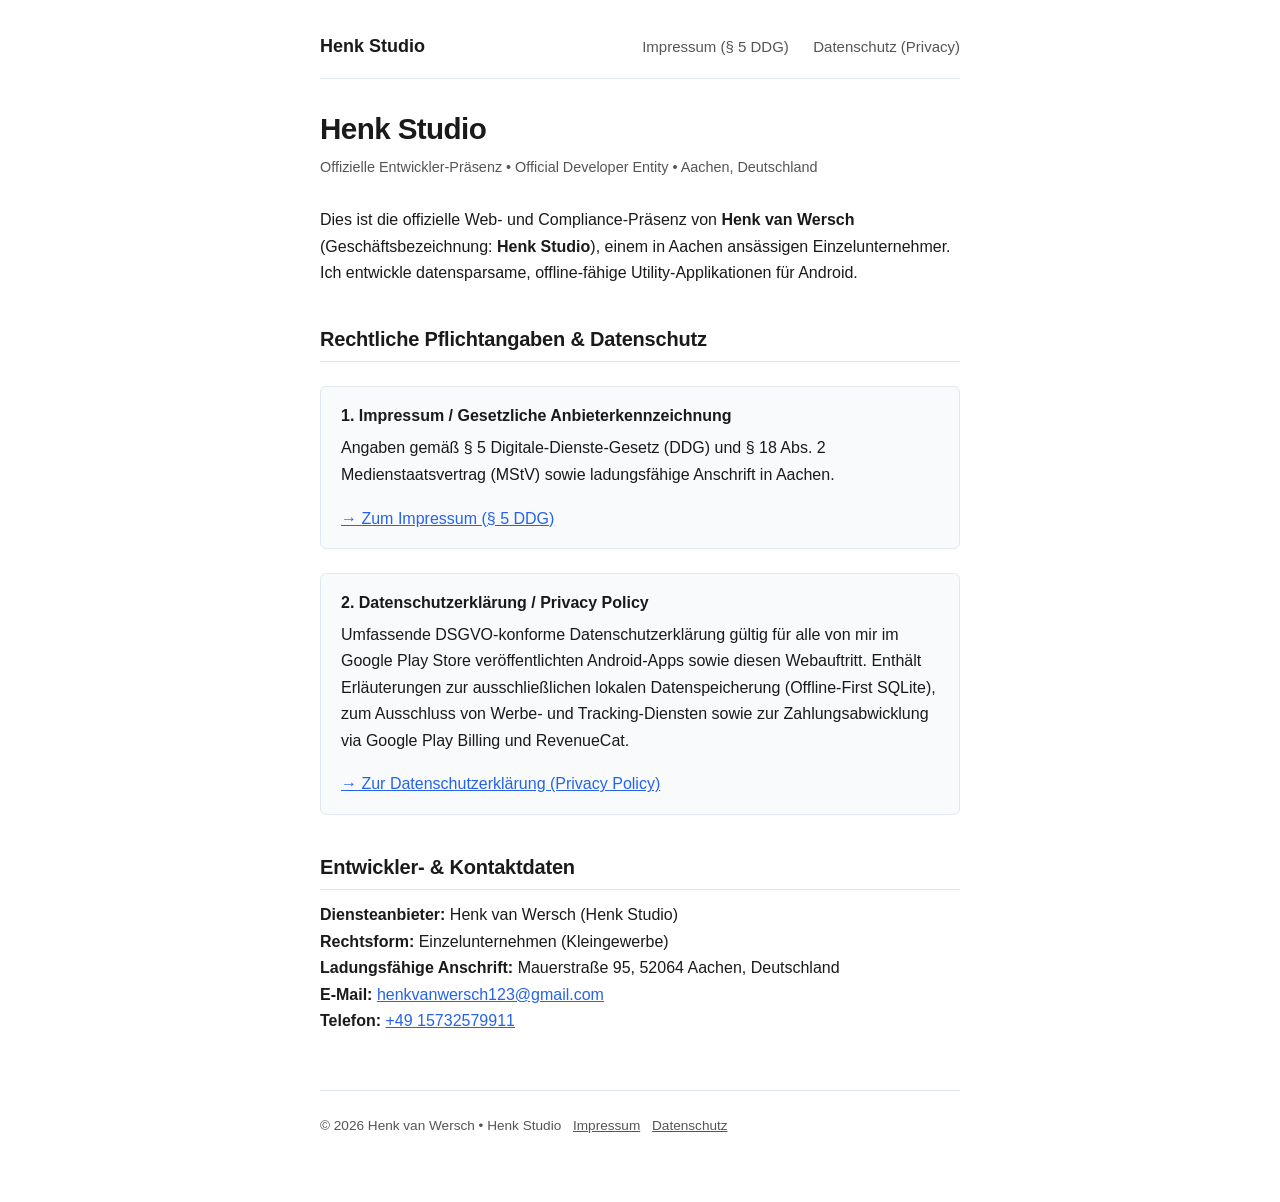
<file: index.html>
<!DOCTYPE html>
<html lang="de">
<head>
  <meta charset="UTF-8">
  <meta name="viewport" content="width=device-width, initial-scale=1.0">
  <title>Henk Studio – Entwickler & Compliance</title>
  <meta name="description" content="Offizielle Entwickler- und Compliance-Präsenz von Henk van Wersch (Henk Studio), Aachen. Rechtliche Anbieterkennzeichnung (§ 5 DDG) und Datenschutz nach DSGVO.">
  <meta name="robots" content="index, follow">
  <meta name="theme-color" content="#ffffff" media="(prefers-color-scheme: light)">
  <meta name="theme-color" content="#0b0f19" media="(prefers-color-scheme: dark)">
  <link rel="stylesheet" href="style.css">
</head>
<body>

  <div class="container">
    <header>
      <a href="index.html" class="brand">Henk Studio</a>
      <nav>
        <a href="impressum.html">Impressum (§ 5 DDG)</a>
        <a href="privacy.html">Datenschutz (Privacy)</a>
      </nav>
    </header>

    <main>
      <h1>Henk Studio</h1>
      <p class="meta">Offizielle Entwickler-Präsenz &bull; Official Developer Entity &bull; Aachen, Deutschland</p>

      <p>
        Dies ist die offizielle Web- und Compliance-Präsenz von <strong>Henk van Wersch</strong> 
        (Geschäftsbezeichnung: <strong>Henk Studio</strong>), einem in Aachen ansässigen Einzelunternehmer. 
        Ich entwickle datensparsame, offline-fähige Utility-Applikationen für Android.
      </p>

      <h2>Rechtliche Pflichtangaben & Datenschutz</h2>

      <div class="box">
        <div class="box-title">1. Impressum / Gesetzliche Anbieterkennzeichnung</div>
        <p>
          Angaben gemäß § 5 Digitale-Dienste-Gesetz (DDG) und § 18 Abs. 2 Medienstaatsvertrag (MStV) 
          sowie ladungsfähige Anschrift in Aachen.
        </p>
        <p><a href="impressum.html">&rarr; Zum Impressum (§ 5 DDG)</a></p>
      </div>

      <div class="box">
        <div class="box-title">2. Datenschutzerklärung / Privacy Policy</div>
        <p>
          Umfassende DSGVO-konforme Datenschutzerklärung gültig für alle von mir im Google Play Store 
          veröffentlichten Android-Apps sowie diesen Webauftritt. 
          Enthält Erläuterungen zur ausschließlichen lokalen Datenspeicherung (Offline-First SQLite), zum Ausschluss 
          von Werbe- und Tracking-Diensten sowie zur Zahlungsabwicklung via Google Play Billing und RevenueCat.
        </p>
        <p><a href="privacy.html">&rarr; Zur Datenschutzerklärung (Privacy Policy)</a></p>
      </div>

      <h2>Entwickler- & Kontaktdaten</h2>
      <p>
        <strong>Diensteanbieter:</strong> Henk van Wersch (Henk Studio)<br>
        <strong>Rechtsform:</strong> Einzelunternehmen (Kleingewerbe)<br>
        <strong>Ladungsfähige Anschrift:</strong> Mauerstraße 95, 52064 Aachen, Deutschland<br>
        <strong>E-Mail:</strong> <a href="mailto:henkvanwersch123@gmail.com">henkvanwersch123@gmail.com</a><br>
        <strong>Telefon:</strong> <a href="tel:+4915732579911">+49 15732579911</a>
      </p>
    </main>

    <footer>
      <span>&copy; 2026 Henk van Wersch &bull; Henk Studio</span>
      <a href="impressum.html">Impressum</a>
      <a href="privacy.html">Datenschutz</a>
    </footer>
  </div>

</body>
</html>
</file>
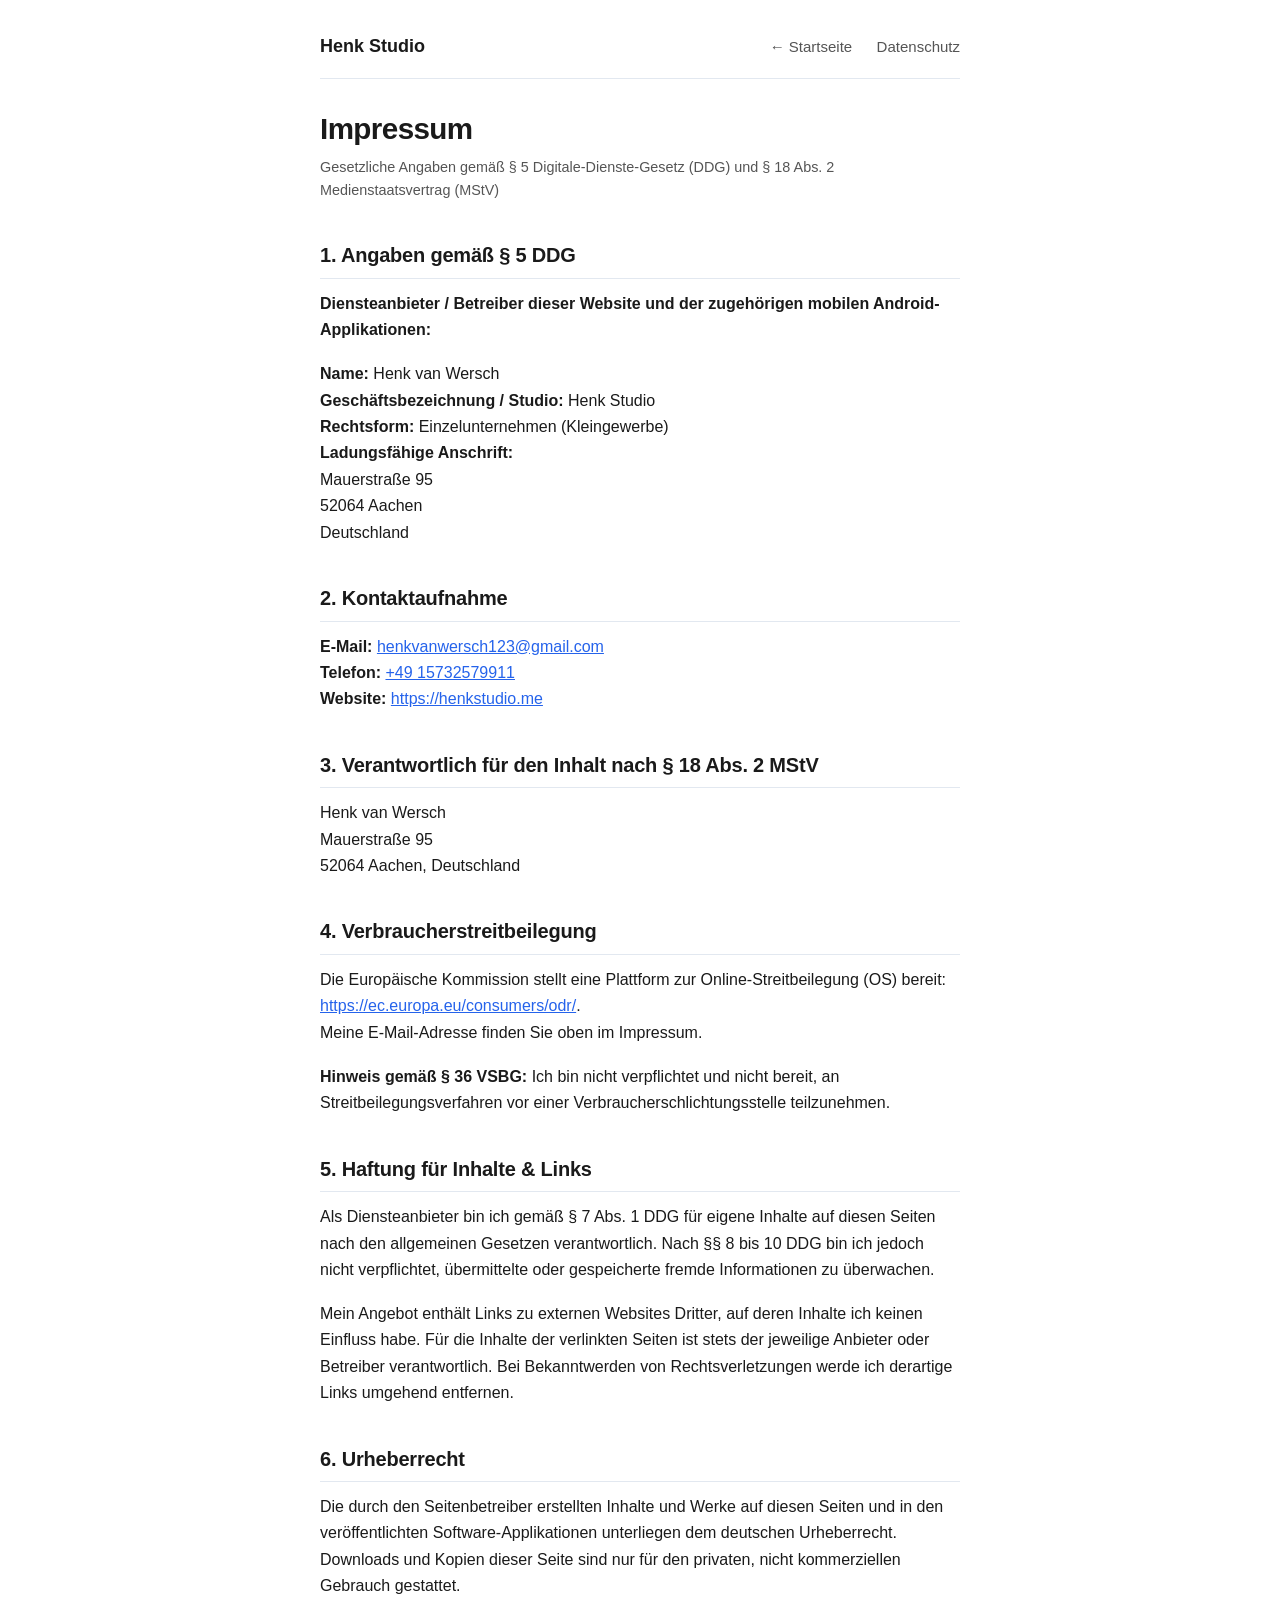
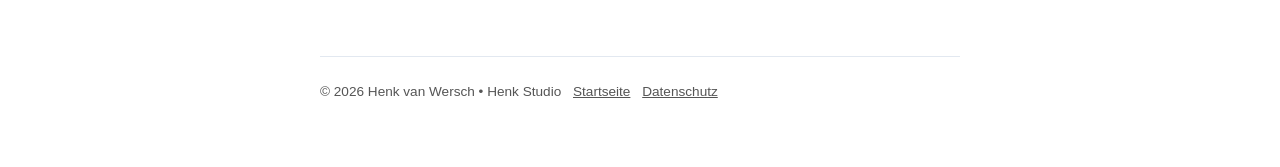
<file: impressum.html>
<!DOCTYPE html>
<html lang="de">
<head>
  <meta charset="UTF-8">
  <meta name="viewport" content="width=device-width, initial-scale=1.0">
  <title>Impressum – Henk Studio</title>
  <meta name="description" content="Gesetzliche Anbieterkennzeichnung gemäß § 5 Digitale-Dienste-Gesetz (DDG) für Henk Studio / Henk van Wersch in Aachen.">
  <meta name="robots" content="noindex, follow">
  <meta name="theme-color" content="#ffffff" media="(prefers-color-scheme: light)">
  <meta name="theme-color" content="#0b0f19" media="(prefers-color-scheme: dark)">
  <link rel="stylesheet" href="style.css">
</head>
<body>

  <div class="container">
    <header>
      <a href="index.html" class="brand">Henk Studio</a>
      <nav>
        <a href="index.html">&larr; Startseite</a>
        <a href="privacy.html">Datenschutz</a>
      </nav>
    </header>

    <main>
      <h1>Impressum</h1>
      <p class="meta">Gesetzliche Angaben gemäß § 5 Digitale-Dienste-Gesetz (DDG) und § 18 Abs. 2 Medienstaatsvertrag (MStV)</p>

      <h2>1. Angaben gemäß § 5 DDG</h2>
      <p>
        <strong>Diensteanbieter / Betreiber dieser Website und der zugehörigen mobilen Android-Applikationen:</strong>
      </p>
      <p>
        <strong>Name:</strong> Henk van Wersch<br>
        <strong>Geschäftsbezeichnung / Studio:</strong> Henk Studio<br>
        <strong>Rechtsform:</strong> Einzelunternehmen (Kleingewerbe)<br>
        <strong>Ladungsfähige Anschrift:</strong><br>
        Mauerstraße 95<br>
        52064 Aachen<br>
        Deutschland
      </p>

      <h2>2. Kontaktaufnahme</h2>
      <p>
        <strong>E-Mail:</strong> <a href="mailto:henkvanwersch123@gmail.com">henkvanwersch123@gmail.com</a><br>
        <strong>Telefon:</strong> <a href="tel:+4915732579911">+49 15732579911</a><br>
        <strong>Website:</strong> <a href="https://henkstudio.me">https://henkstudio.me</a>
      </p>

      <h2>3. Verantwortlich für den Inhalt nach § 18 Abs. 2 MStV</h2>
      <p>
        Henk van Wersch<br>
        Mauerstraße 95<br>
        52064 Aachen, Deutschland
      </p>

      <h2>4. Verbraucherstreitbeilegung</h2>
      <p>
        Die Europäische Kommission stellt eine Plattform zur Online-Streitbeilegung (OS) bereit: 
        <a href="https://ec.europa.eu/consumers/odr/" target="_blank" rel="noopener noreferrer">https://ec.europa.eu/consumers/odr/</a>.<br>
        Meine E-Mail-Adresse finden Sie oben im Impressum.
      </p>
      <p>
        <strong>Hinweis gemäß § 36 VSBG:</strong> Ich bin nicht verpflichtet und nicht bereit, an 
        Streitbeilegungsverfahren vor einer Verbraucherschlichtungsstelle teilzunehmen.
      </p>

      <h2>5. Haftung für Inhalte & Links</h2>
      <p>
        Als Diensteanbieter bin ich gemäß § 7 Abs. 1 DDG für eigene Inhalte auf diesen Seiten nach den 
        allgemeinen Gesetzen verantwortlich. Nach §§ 8 bis 10 DDG bin ich jedoch nicht verpflichtet, 
        übermittelte oder gespeicherte fremde Informationen zu überwachen.
      </p>
      <p>
        Mein Angebot enthält Links zu externen Websites Dritter, auf deren Inhalte ich keinen Einfluss habe. 
        Für die Inhalte der verlinkten Seiten ist stets der jeweilige Anbieter oder Betreiber verantwortlich. 
        Bei Bekanntwerden von Rechtsverletzungen werde ich derartige Links umgehend entfernen.
      </p>

      <h2>6. Urheberrecht</h2>
      <p>
        Die durch den Seitenbetreiber erstellten Inhalte und Werke auf diesen Seiten und in den veröffentlichten 
        Software-Applikationen unterliegen dem deutschen Urheberrecht. Downloads und Kopien dieser Seite sind nur 
        für den privaten, nicht kommerziellen Gebrauch gestattet.
      </p>
    </main>

    <footer>
      <span>&copy; 2026 Henk van Wersch &bull; Henk Studio</span>
      <a href="index.html">Startseite</a>
      <a href="privacy.html">Datenschutz</a>
    </footer>
  </div>

</body>
</html>
</file>
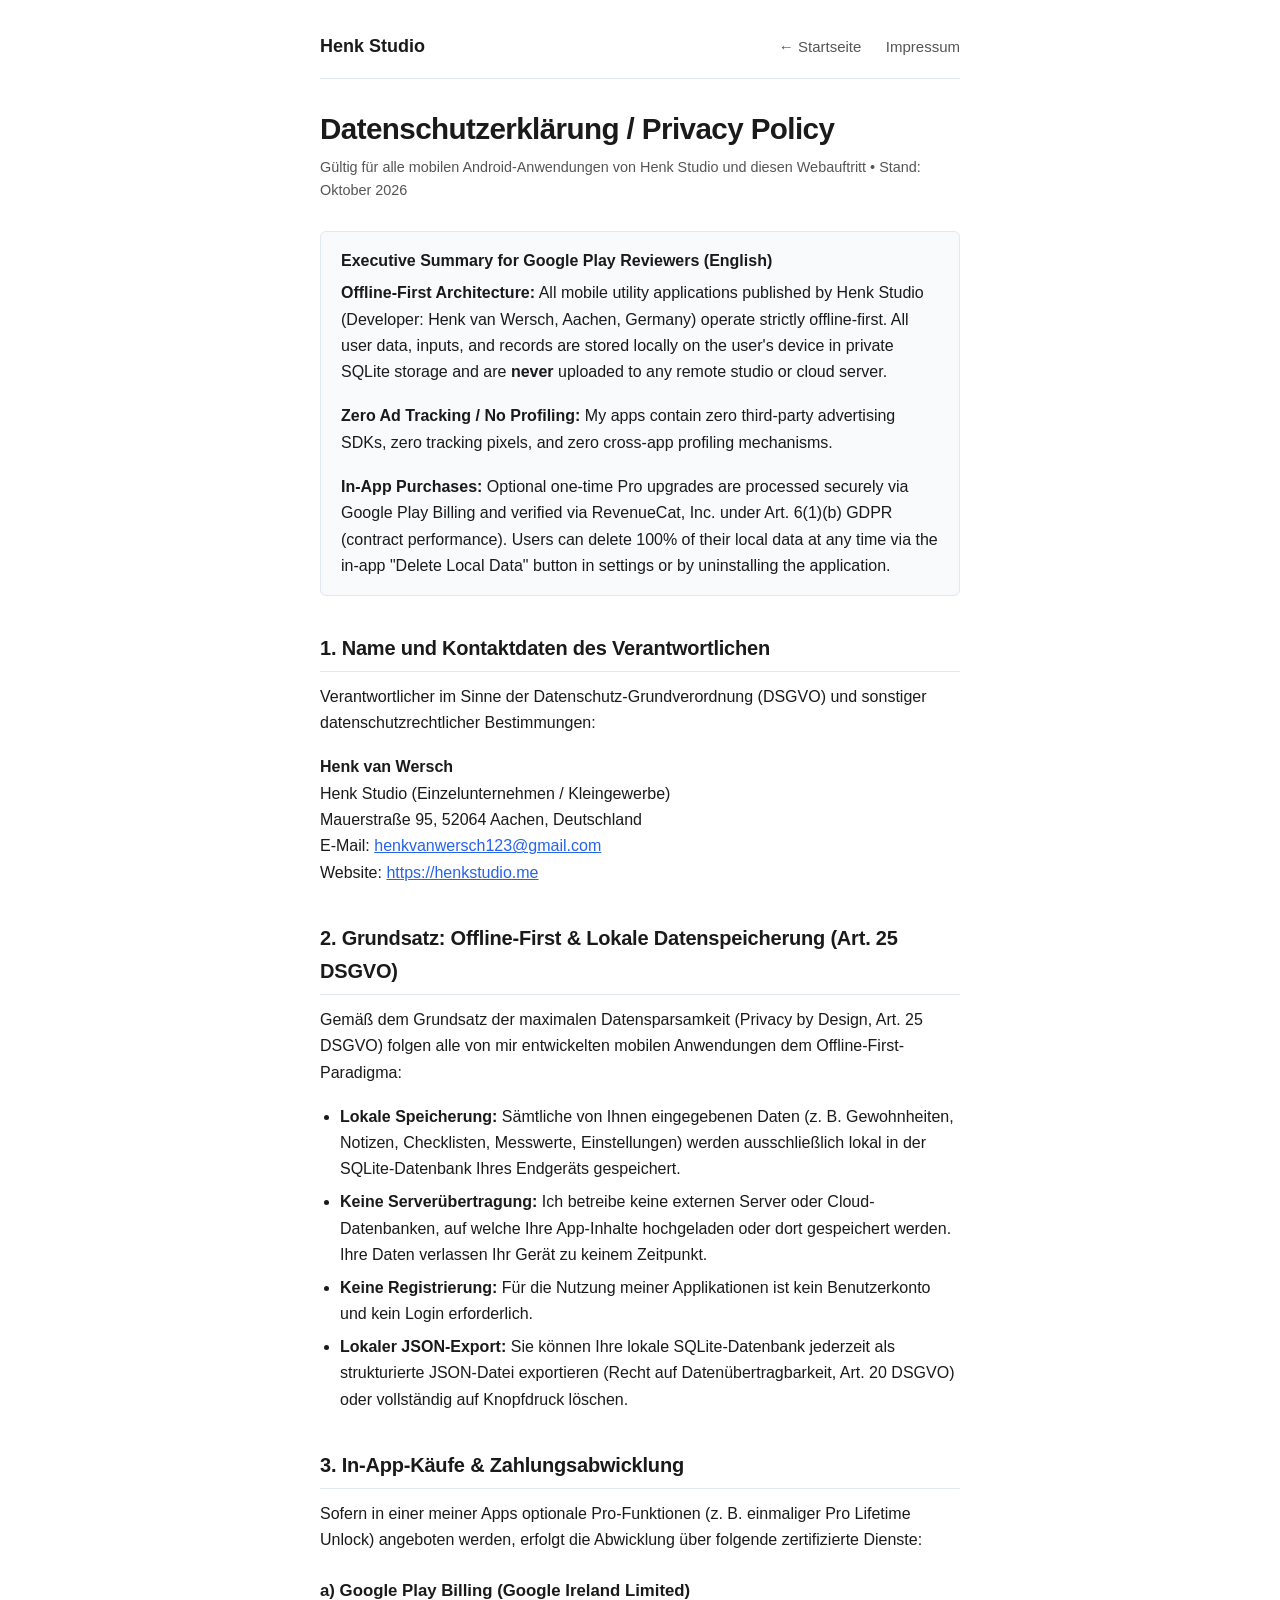
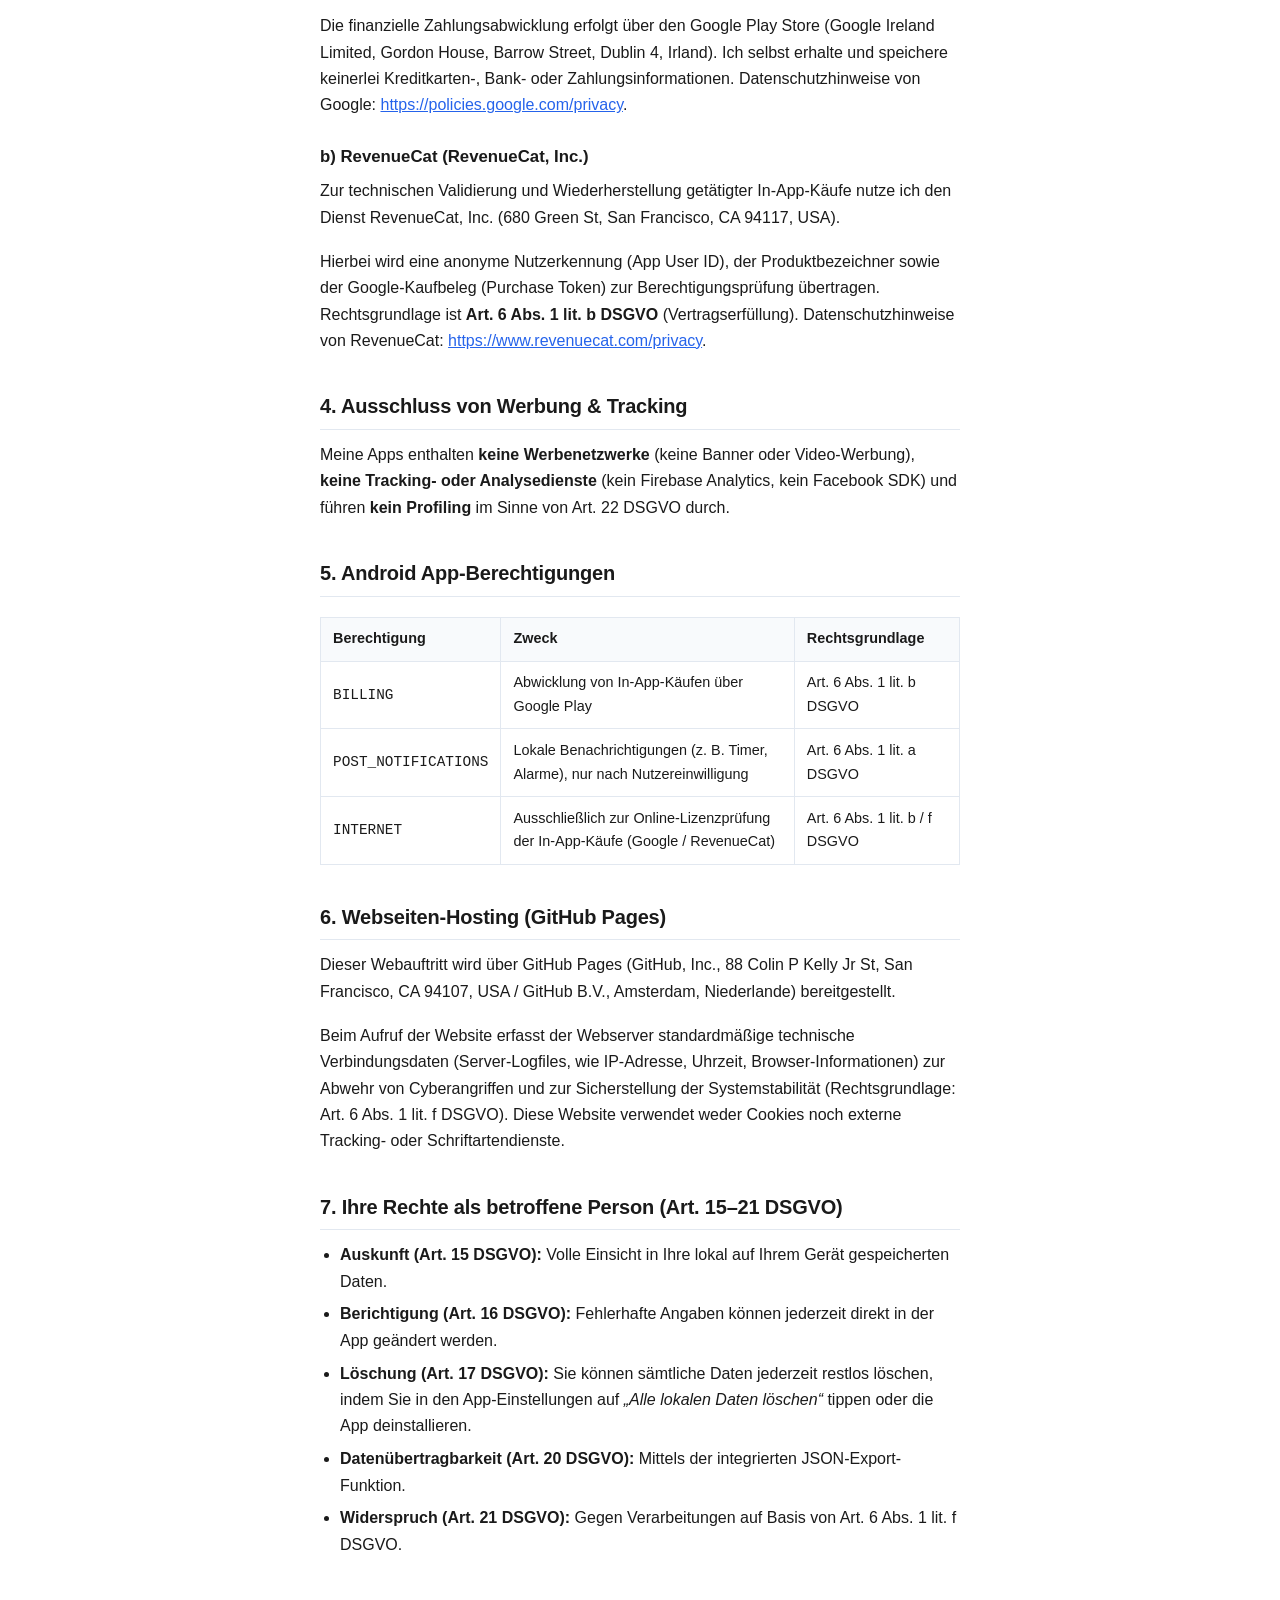
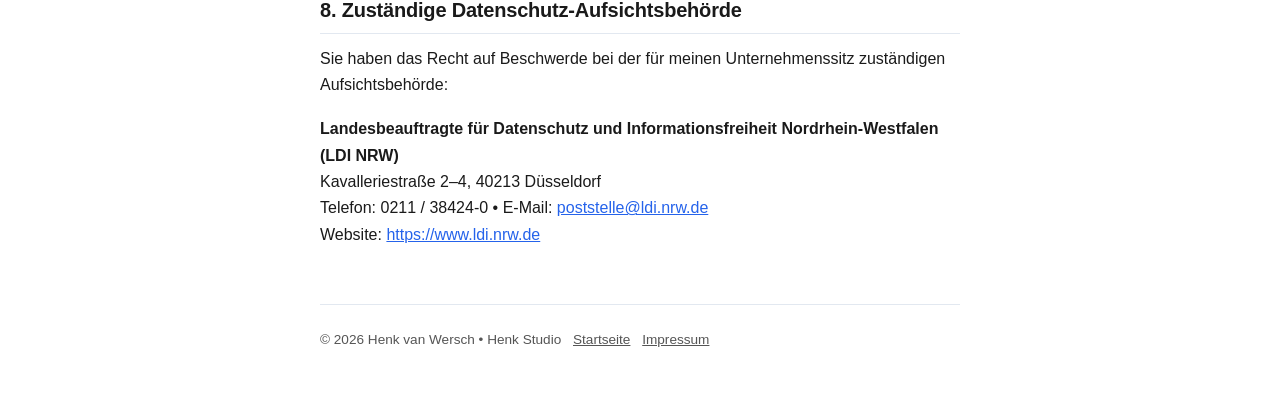
<file: privacy.html>
<!DOCTYPE html>
<html lang="de">
<head>
  <meta charset="UTF-8">
  <meta name="viewport" content="width=device-width, initial-scale=1.0">
  <title>Datenschutzerklärung (Privacy Policy) – Henk Studio</title>
  <meta name="description" content="Datenschutzerklärung nach DSGVO / GDPR für die mobilen Offline-First Android-Apps und die Webpräsenz von Henk Studio / Henk van Wersch.">
  <meta name="robots" content="index, follow">
  <meta name="theme-color" content="#ffffff" media="(prefers-color-scheme: light)">
  <meta name="theme-color" content="#0b0f19" media="(prefers-color-scheme: dark)">
  <link rel="stylesheet" href="style.css">
</head>
<body>

  <div class="container">
    <header>
      <a href="index.html" class="brand">Henk Studio</a>
      <nav>
        <a href="index.html">&larr; Startseite</a>
        <a href="impressum.html">Impressum</a>
      </nav>
    </header>

    <main>
      <h1>Datenschutzerklärung / Privacy Policy</h1>
      <p class="meta">Gültig für alle mobilen Android-Anwendungen von Henk Studio und diesen Webauftritt &bull; Stand: Oktober 2026</p>

      <!-- English Executive Summary for Google Play Console Reviewers -->
      <div class="box">
        <div class="box-title">Executive Summary for Google Play Reviewers (English)</div>
        <p>
          <strong>Offline-First Architecture:</strong> All mobile utility applications published by Henk Studio 
          (Developer: Henk van Wersch, Aachen, Germany) operate strictly offline-first. All user data, 
          inputs, and records are stored locally on the user's device in private SQLite storage and are 
          <strong>never</strong> uploaded to any remote studio or cloud server.
        </p>
        <p>
          <strong>Zero Ad Tracking / No Profiling:</strong> My apps contain zero third-party advertising SDKs, 
          zero tracking pixels, and zero cross-app profiling mechanisms.
        </p>
        <p>
          <strong>In-App Purchases:</strong> Optional one-time Pro upgrades are processed securely via Google Play 
          Billing and verified via RevenueCat, Inc. under Art. 6(1)(b) GDPR (contract performance). 
          Users can delete 100% of their local data at any time via the in-app "Delete Local Data" button in settings 
          or by uninstalling the application.
        </p>
      </div>

      <h2>1. Name und Kontaktdaten des Verantwortlichen</h2>
      <p>
        Verantwortlicher im Sinne der Datenschutz-Grundverordnung (DSGVO) und sonstiger datenschutzrechtlicher Bestimmungen:
      </p>
      <p>
        <strong>Henk van Wersch</strong><br>
        Henk Studio (Einzelunternehmen / Kleingewerbe)<br>
        Mauerstraße 95, 52064 Aachen, Deutschland<br>
        E-Mail: <a href="mailto:henkvanwersch123@gmail.com">henkvanwersch123@gmail.com</a><br>
        Website: <a href="https://henkstudio.me">https://henkstudio.me</a>
      </p>

      <h2>2. Grundsatz: Offline-First & Lokale Datenspeicherung (Art. 25 DSGVO)</h2>
      <p>
        Gemäß dem Grundsatz der maximalen Datensparsamkeit (Privacy by Design, Art. 25 DSGVO) 
        folgen alle von mir entwickelten mobilen Anwendungen dem Offline-First-Paradigma:
      </p>
      <ul>
        <li>
          <strong>Lokale Speicherung:</strong> Sämtliche von Ihnen eingegebenen Daten (z.&nbsp;B. Gewohnheiten, Notizen, 
          Checklisten, Messwerte, Einstellungen) werden ausschließlich lokal in der SQLite-Datenbank Ihres Endgeräts gespeichert.
        </li>
        <li>
          <strong>Keine Serverübertragung:</strong> Ich betreibe keine externen Server oder Cloud-Datenbanken, auf welche 
          Ihre App-Inhalte hochgeladen oder dort gespeichert werden. Ihre Daten verlassen Ihr Gerät zu keinem Zeitpunkt.
        </li>
        <li>
          <strong>Keine Registrierung:</strong> Für die Nutzung meiner Applikationen ist kein Benutzerkonto und kein Login erforderlich.
        </li>
        <li>
          <strong>Lokaler JSON-Export:</strong> Sie können Ihre lokale SQLite-Datenbank jederzeit als strukturierte JSON-Datei 
          exportieren (Recht auf Datenübertragbarkeit, Art. 20 DSGVO) oder vollständig auf Knopfdruck löschen.
        </li>
      </ul>

      <h2>3. In-App-Käufe & Zahlungsabwicklung</h2>
      <p>
        Sofern in einer meiner Apps optionale Pro-Funktionen (z.&nbsp;B. einmaliger Pro Lifetime Unlock) angeboten werden, 
        erfolgt die Abwicklung über folgende zertifizierte Dienste:
      </p>

      <h3>a) Google Play Billing (Google Ireland Limited)</h3>
      <p>
        Die finanzielle Zahlungsabwicklung erfolgt über den Google Play Store (Google Ireland Limited, Gordon House, 
        Barrow Street, Dublin 4, Irland). Ich selbst erhalte und speichere keinerlei Kreditkarten-, Bank- oder 
        Zahlungsinformationen. Datenschutzhinweise von Google: 
        <a href="https://policies.google.com/privacy" target="_blank" rel="noopener noreferrer">https://policies.google.com/privacy</a>.
      </p>

      <h3>b) RevenueCat (RevenueCat, Inc.)</h3>
      <p>
        Zur technischen Validierung und Wiederherstellung getätigter In-App-Käufe nutze ich den Dienst 
        RevenueCat, Inc. (680 Green St, San Francisco, CA 94117, USA).
      </p>
      <p>
        Hierbei wird eine anonyme Nutzerkennung (App User ID), der Produktbezeichner sowie der Google-Kaufbeleg (Purchase Token) 
        zur Berechtigungsprüfung übertragen. 
        Rechtsgrundlage ist <strong>Art. 6 Abs. 1 lit. b DSGVO</strong> (Vertragserfüllung). 
        Datenschutzhinweise von RevenueCat: 
        <a href="https://www.revenuecat.com/privacy" target="_blank" rel="noopener noreferrer">https://www.revenuecat.com/privacy</a>.
      </p>

      <h2>4. Ausschluss von Werbung & Tracking</h2>
      <p>
        Meine Apps enthalten <strong>keine Werbenetzwerke</strong> (keine Banner oder Video-Werbung), 
        <strong>keine Tracking- oder Analysedienste</strong> (kein Firebase Analytics, kein Facebook SDK) und 
        führen <strong>kein Profiling</strong> im Sinne von Art. 22 DSGVO durch.
      </p>

      <h2>5. Android App-Berechtigungen</h2>
      <table>
        <thead>
          <tr>
            <th>Berechtigung</th>
            <th>Zweck</th>
            <th>Rechtsgrundlage</th>
          </tr>
        </thead>
        <tbody>
          <tr>
            <td><code>BILLING</code></td>
            <td>Abwicklung von In-App-Käufen über Google Play</td>
            <td>Art. 6 Abs. 1 lit. b DSGVO</td>
          </tr>
          <tr>
            <td><code>POST_NOTIFICATIONS</code></td>
            <td>Lokale Benachrichtigungen (z.&nbsp;B. Timer, Alarme), nur nach Nutzereinwilligung</td>
            <td>Art. 6 Abs. 1 lit. a DSGVO</td>
          </tr>
          <tr>
            <td><code>INTERNET</code></td>
            <td>Ausschließlich zur Online-Lizenzprüfung der In-App-Käufe (Google / RevenueCat)</td>
            <td>Art. 6 Abs. 1 lit. b / f DSGVO</td>
          </tr>
        </tbody>
      </table>

      <h2>6. Webseiten-Hosting (GitHub Pages)</h2>
      <p>
        Dieser Webauftritt wird über GitHub Pages (GitHub, Inc., 88 Colin P Kelly Jr St, San Francisco, CA 94107, USA / 
        GitHub B.V., Amsterdam, Niederlande) bereitgestellt.
      </p>
      <p>
        Beim Aufruf der Website erfasst der Webserver standardmäßige technische Verbindungsdaten (Server-Logfiles, wie IP-Adresse, 
        Uhrzeit, Browser-Informationen) zur Abwehr von Cyberangriffen und zur Sicherstellung der Systemstabilität 
        (Rechtsgrundlage: Art. 6 Abs. 1 lit. f DSGVO). Diese Website verwendet weder Cookies noch externe Tracking- oder Schriftartendienste.
      </p>

      <h2>7. Ihre Rechte als betroffene Person (Art. 15–21 DSGVO)</h2>
      <ul>
        <li><strong>Auskunft (Art. 15 DSGVO):</strong> Volle Einsicht in Ihre lokal auf Ihrem Gerät gespeicherten Daten.</li>
        <li><strong>Berichtigung (Art. 16 DSGVO):</strong> Fehlerhafte Angaben können jederzeit direkt in der App geändert werden.</li>
        <li>
          <strong>Löschung (Art. 17 DSGVO):</strong> Sie können sämtliche Daten jederzeit restlos löschen, 
          indem Sie in den App-Einstellungen auf <em>„Alle lokalen Daten löschen“</em> tippen oder die App deinstallieren.
        </li>
        <li><strong>Datenübertragbarkeit (Art. 20 DSGVO):</strong> Mittels der integrierten JSON-Export-Funktion.</li>
        <li><strong>Widerspruch (Art. 21 DSGVO):</strong> Gegen Verarbeitungen auf Basis von Art. 6 Abs. 1 lit. f DSGVO.</li>
      </ul>

      <h2>8. Zuständige Datenschutz-Aufsichtsbehörde</h2>
      <p>
        Sie haben das Recht auf Beschwerde bei der für meinen Unternehmenssitz zuständigen Aufsichtsbehörde:
      </p>
      <p>
        <strong>Landesbeauftragte für Datenschutz und Informationsfreiheit Nordrhein-Westfalen (LDI NRW)</strong><br>
        Kavalleriestraße 2–4, 40213 Düsseldorf<br>
        Telefon: 0211 / 38424-0 &bull; E-Mail: <a href="mailto:poststelle@ldi.nrw.de">poststelle@ldi.nrw.de</a><br>
        Website: <a href="https://www.ldi.nrw.de" target="_blank" rel="noopener noreferrer">https://www.ldi.nrw.de</a>
      </p>
    </main>

    <footer>
      <span>&copy; 2026 Henk van Wersch &bull; Henk Studio</span>
      <a href="index.html">Startseite</a>
      <a href="impressum.html">Impressum</a>
    </footer>
  </div>

</body>
</html>
</file>
<file: style.css>
/* ==========================================================================
   Henk Studio – Minimalist & Lightweight Compliance Stylesheet
   Zero external dependencies • Zero cookies • Automatic dark/light theme
   ========================================================================== */

:root {
  --bg: #ffffff;
  --text: #1a1a1a;
  --text-muted: #555555;
  --border: #e2e8f0;
  --link: #2563eb;
  --link-hover: #1d4ed8;
  --callout-bg: #f8fafc;
}

@media (prefers-color-scheme: dark) {
  :root {
    --bg: #0b0f19;
    --text: #f1f5f9;
    --text-muted: #94a3b8;
    --border: #242c3d;
    --link: #60a5fa;
    --link-hover: #93c5fd;
    --callout-bg: #131b2e;
  }
}

*, *::before, *::after {
  box-sizing: border-box;
}

body {
  margin: 0;
  padding: 0;
  font-family: -apple-system, BlinkMacSystemFont, "Segoe UI", Roboto, "Helvetica Neue", Arial, sans-serif;
  font-size: 16px;
  line-height: 1.65;
  color: var(--text);
  background-color: var(--bg);
}

.container {
  max-width: 680px;
  margin: 0 auto;
  padding: 2rem 1.25rem 4rem;
}

header {
  border-bottom: 1px solid var(--border);
  padding-bottom: 1rem;
  margin-bottom: 2rem;
  display: flex;
  justify-content: space-between;
  align-items: center;
  flex-wrap: wrap;
  gap: 1rem;
}

.brand {
  font-weight: 700;
  font-size: 1.125rem;
  color: var(--text);
  text-decoration: none;
}

nav a {
  color: var(--text-muted);
  text-decoration: none;
  margin-left: 1.25rem;
  font-size: 0.9375rem;
}

nav a:hover,
nav a.active {
  color: var(--link);
  text-decoration: underline;
}

h1 {
  font-size: 1.85rem;
  line-height: 1.25;
  margin: 0 0 0.5rem;
  letter-spacing: -0.02em;
}

h2 {
  font-size: 1.25rem;
  margin: 2.25rem 0 0.75rem;
  border-bottom: 1px solid var(--border);
  padding-bottom: 0.35rem;
  letter-spacing: -0.01em;
}

h3 {
  font-size: 1.05rem;
  margin: 1.5rem 0 0.5rem;
}

p, ul, ol {
  margin: 0 0 1.1rem;
}

ul, ol {
  padding-left: 1.25rem;
}

li {
  margin-bottom: 0.4rem;
}

a {
  color: var(--link);
  text-decoration: underline;
}

a:hover {
  color: var(--link-hover);
}

.meta {
  color: var(--text-muted);
  font-size: 0.9rem;
  margin-bottom: 1.75rem;
}

.box {
  background: var(--callout-bg);
  border: 1px solid var(--border);
  border-radius: 6px;
  padding: 1rem 1.25rem;
  margin: 1.5rem 0;
}

.box p:last-child {
  margin-bottom: 0;
}

.box-title {
  font-weight: 700;
  margin-bottom: 0.35rem;
  color: var(--text);
}

table {
  width: 100%;
  border-collapse: collapse;
  margin: 1.25rem 0;
  font-size: 0.9rem;
}

th, td {
  border: 1px solid var(--border);
  padding: 0.6rem 0.75rem;
  text-align: left;
}

th {
  background: var(--callout-bg);
  font-weight: 600;
}

footer {
  margin-top: 3.5rem;
  padding-top: 1.5rem;
  border-top: 1px solid var(--border);
  font-size: 0.85rem;
  color: var(--text-muted);
}

footer a {
  color: var(--text-muted);
  margin-left: 0.5rem;
}

footer a:hover {
  color: var(--link);
}
</file>
